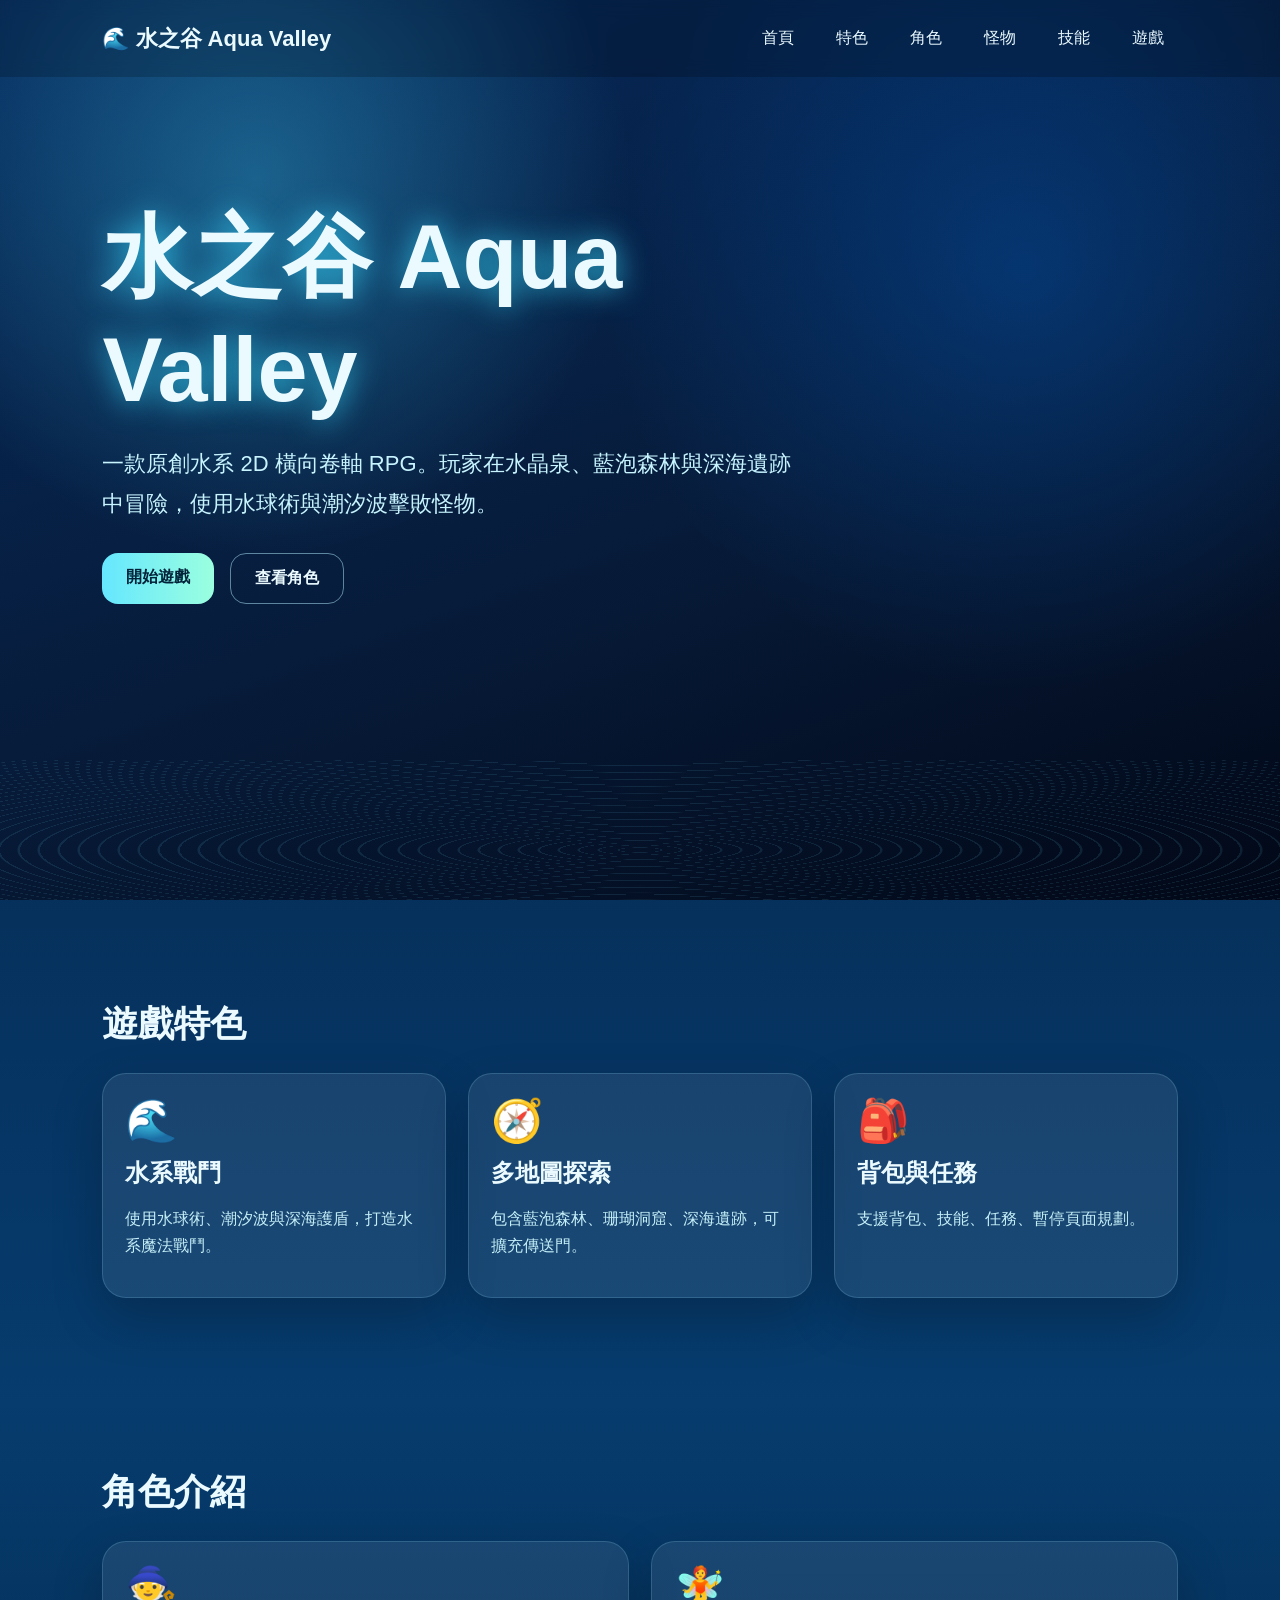
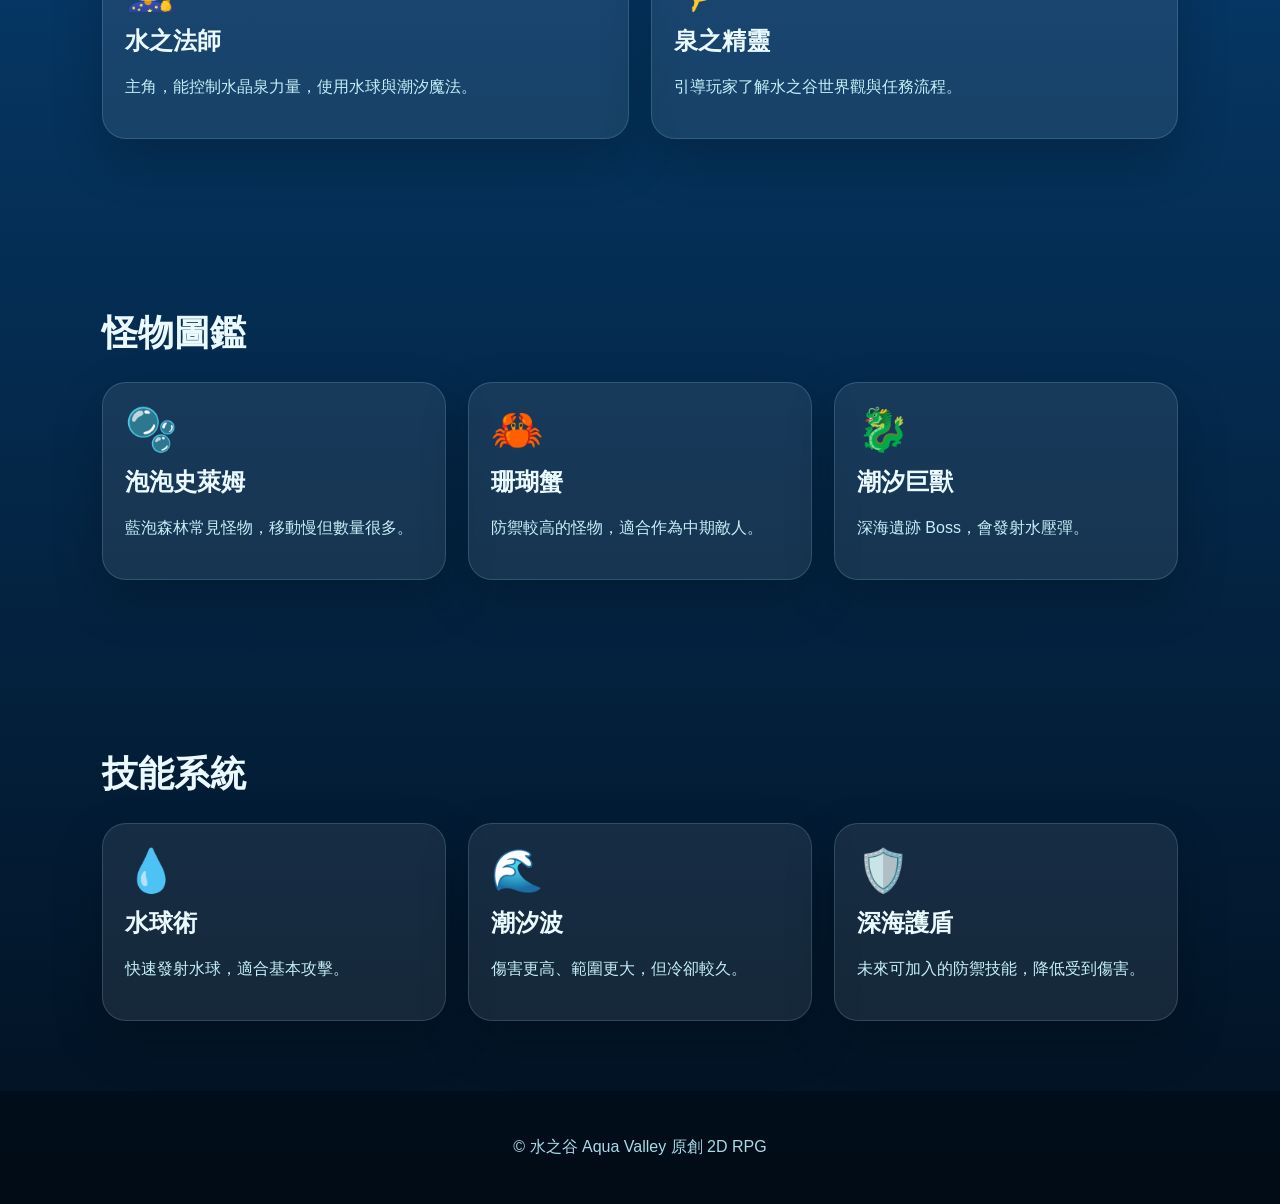
<file: index.html>
<!DOCTYPE html>
<html lang="zh-Hant">
<head>
  <meta charset="UTF-8">
  <title>水之谷 Aqua Valley</title>
  <meta name="viewport" content="width=device-width, initial-scale=1.0">
  <link rel="stylesheet" href="style.css">
</head>
<body>

<header class="hero">
  <nav class="navbar">
    <div class="logo">🌊 水之谷 Aqua Valley</div>
    <div class="nav-links">
      <a href="#home">首頁</a>
      <a href="#features">特色</a>
      <a href="#characters">角色</a>
      <a href="#monsters">怪物</a>
      <a href="#skills">技能</a>
      <a href="game/">遊戲</a>
    </div>
  </nav>

  <section id="home" class="hero-content">
    <h1 id="game-title">水之谷 Aqua Valley</h1>
    <p id="game-desc">載入中...</p>

    <div class="hero-buttons">
      <a class="primary-btn" href="game/">開始遊戲</a>
      <a class="secondary-btn" href="#characters">查看角色</a>
    </div>
  </section>
</header>

<main>
  <section id="features" class="section">
    <h2>遊戲特色</h2>
    <div id="features-list" class="cards"></div>
  </section>

  <section id="characters" class="section">
    <h2>角色介紹</h2>
    <div id="characters-list" class="cards"></div>
  </section>

  <section id="monsters" class="section">
    <h2>怪物圖鑑</h2>
    <div id="monsters-list" class="cards"></div>
  </section>

  <section id="skills" class="section">
    <h2>技能系統</h2>
    <div id="skills-list" class="cards"></div>
  </section>
</main>

<footer>
  <p>© 水之谷 Aqua Valley 原創 2D RPG</p>
</footer>

<script src="app.js"></script>
</body>
</html>
</file>
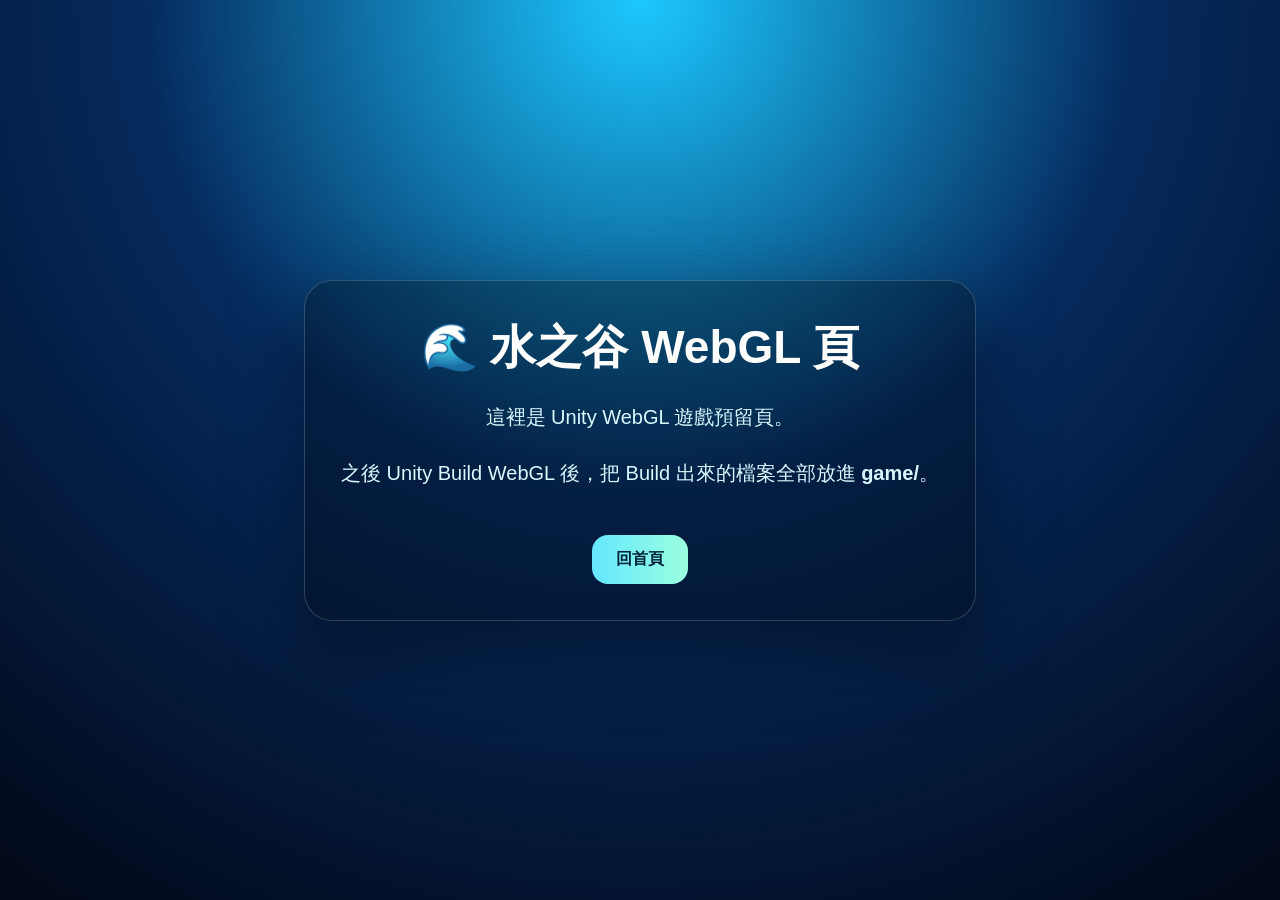
<file: game/index.html>
<!DOCTYPE html>
<html lang="zh-Hant">
<head>
  <meta charset="UTF-8">
  <title>水之谷 WebGL 遊戲頁</title>
  <meta name="viewport" content="width=device-width, initial-scale=1.0">

  <style>
    body {
      margin: 0;
      min-height: 100vh;
      font-family: "Microsoft JhengHei", Arial, sans-serif;
      color: white;
      background: radial-gradient(circle at top, #1cc8ff, #052a5d 45%, #020817);
      display: flex;
      align-items: center;
      justify-content: center;
      text-align: center;
    }

    .box {
      max-width: 760px;
      padding: 36px;
      border-radius: 28px;
      background: rgba(0,0,0,.28);
      border: 1px solid rgba(255,255,255,.18);
      box-shadow: 0 25px 80px rgba(0,0,0,.35);
    }

    h1 {
      font-size: 46px;
      margin: 0 0 18px;
    }

    p {
      font-size: 20px;
      line-height: 1.8;
      color: #d8f8ff;
    }

    a {
      display: inline-block;
      margin-top: 24px;
      padding: 14px 24px;
      color: #00233a;
      background: linear-gradient(90deg, #65e7ff, #9bffdf);
      border-radius: 16px;
      text-decoration: none;
      font-weight: bold;
    }
  </style>
</head>
<body>

<div class="box">
  <h1>🌊 水之谷 WebGL 頁</h1>
  <p>這裡是 Unity WebGL 遊戲預留頁。</p>
  <p>之後 Unity Build WebGL 後，把 Build 出來的檔案全部放進 <b>game/</b>。</p>
  <a href="../index.html">回首頁</a>
</div>

</body>
</html>
</file>
<file: style.css>
* {
  box-sizing: border-box;
}

body {
  margin: 0;
  font-family: "Microsoft JhengHei", Arial, sans-serif;
  color: #eafaff;
  background: linear-gradient(180deg, #061c3d, #063c6e, #02101f);
}

.hero {
  min-height: 100vh;
  background:
    radial-gradient(circle at 20% 20%, rgba(66, 211, 255, .35), transparent 30%),
    radial-gradient(circle at 80% 30%, rgba(0, 123, 255, .25), transparent 35%),
    linear-gradient(160deg, #052a5d, #071c3b 55%, #020817);
  position: relative;
  overflow: hidden;
}

.hero::after {
  content: "";
  position: absolute;
  left: -10%;
  right: -10%;
  bottom: -40px;
  height: 180px;
  background: repeating-radial-gradient(
    ellipse at center,
    rgba(108, 224, 255, .3) 0 2px,
    transparent 3px 20px
  );
  opacity: .35;
  animation: wave 8s infinite linear;
}

@keyframes wave {
  from { transform: translateX(0); }
  to { transform: translateX(80px); }
}

.navbar {
  position: relative;
  z-index: 2;
  padding: 18px 8%;
  display: flex;
  justify-content: space-between;
  align-items: center;
  background: rgba(0,0,0,.18);
  backdrop-filter: blur(8px);
}

.logo {
  font-size: 22px;
  font-weight: 900;
}

.nav-links {
  display: flex;
  gap: 14px;
  flex-wrap: wrap;
}

.nav-links a {
  color: #eafaff;
  text-decoration: none;
  padding: 10px 14px;
  border-radius: 999px;
  transition: .2s;
}

.nav-links a:hover {
  background: rgba(73, 211, 255, .22);
}

.hero-content {
  position: relative;
  z-index: 2;
  padding: 120px 8% 60px;
  max-width: 900px;
}

.hero-content h1 {
  font-size: clamp(42px, 8vw, 90px);
  margin: 0 0 20px;
  text-shadow: 0 0 30px rgba(58,220,255,.8);
}

.hero-content p {
  font-size: 22px;
  line-height: 1.8;
  color: #c7f4ff;
}

.hero-buttons {
  display: flex;
  gap: 16px;
  flex-wrap: wrap;
  margin-top: 30px;
}

.primary-btn,
.secondary-btn {
  display: inline-block;
  padding: 14px 24px;
  border-radius: 16px;
  text-decoration: none;
  font-weight: bold;
}

.primary-btn {
  color: #00233a;
  background: linear-gradient(90deg, #65e7ff, #9bffdf);
}

.secondary-btn {
  color: #eafaff;
  border: 1px solid rgba(180,240,255,.5);
}

.section {
  padding: 70px 8%;
}

.section h2 {
  font-size: 36px;
  margin-bottom: 24px;
}

.cards {
  display: grid;
  grid-template-columns: repeat(auto-fit, minmax(230px, 1fr));
  gap: 22px;
}

.card {
  background: rgba(255,255,255,.08);
  border: 1px solid rgba(160,230,255,.18);
  border-radius: 24px;
  padding: 22px;
  box-shadow: 0 20px 50px rgba(0,0,0,.22);
  transition: .2s;
}

.card:hover {
  transform: translateY(-5px);
  border-color: rgba(90,230,255,.6);
}

.card .icon {
  font-size: 42px;
  margin-bottom: 12px;
}

.card h3 {
  margin: 0 0 10px;
  font-size: 24px;
}

.card p {
  color: #c5eff8;
  line-height: 1.7;
}

footer {
  padding: 30px;
  text-align: center;
  color: #a8dbe8;
  background: rgba(0,0,0,.3);
}

@media(max-width: 760px) {
  .navbar {
    align-items: flex-start;
    flex-direction: column;
    gap: 12px;
  }

  .hero-content {
    padding-top: 70px;
  }
}
</file>
